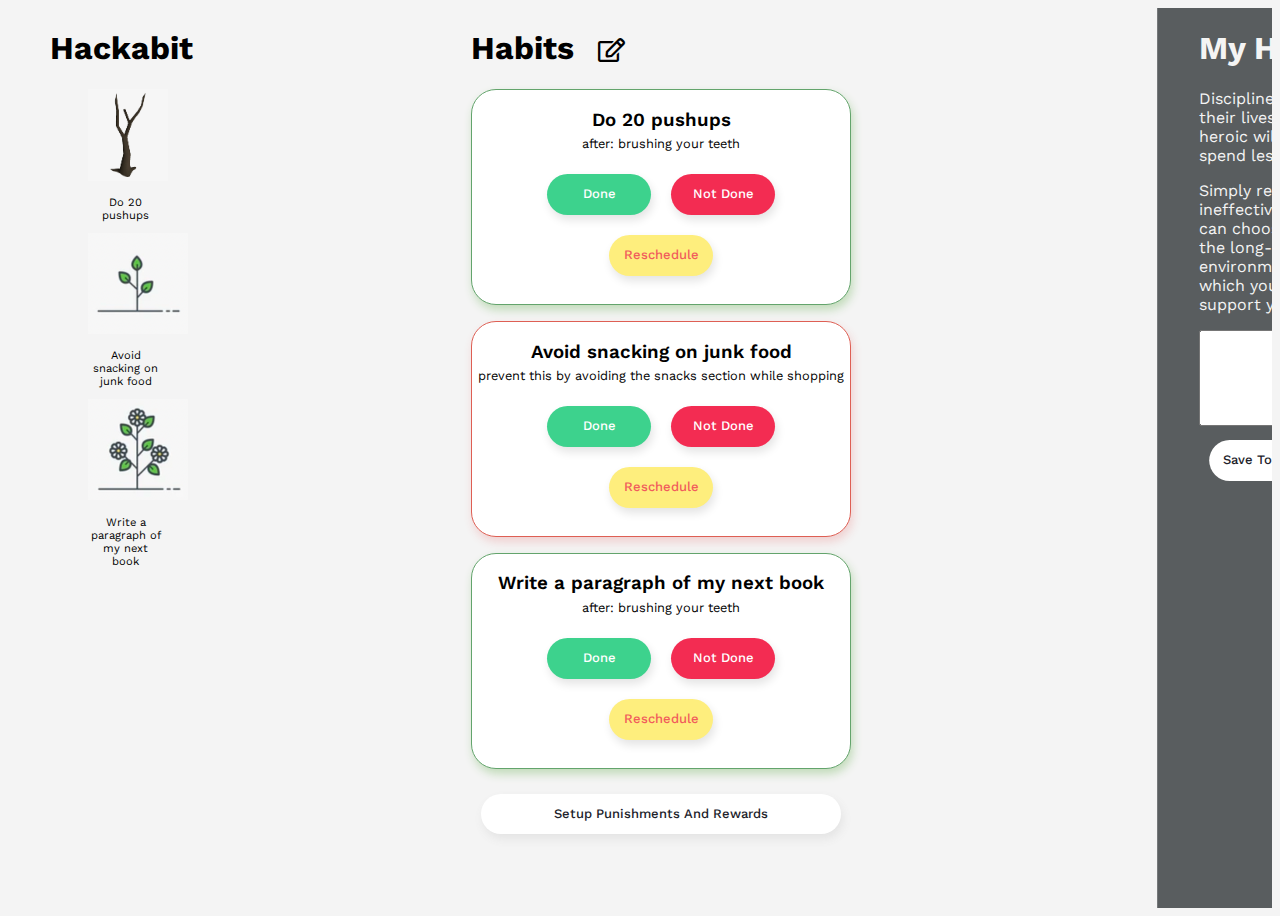
<file: index.html>
<!DOCTYPE html>
<html>
  <head>
    <title>Hackabit</title>
    <link rel="stylesheet" href="style.css" type="text/css" media="screen">
    <link rel="stylesheet" href="https://use.fontawesome.com/releases/v5.9.0/css/all.css">
    <script type="text/javascript" src="https://cdnjs.cloudflare.com/ajax/libs/jquery/2.1.3/jquery.min.js"></script>
    <script type="text/javascript" src="script.js"></script>
  </head>
  <body>
    <div class="container">
      <div class="plants">
        <h1>Hackabit</h1>
        <div class="sapling">
          <img src="ded-sap.jpg" width=80px>
          <p>Do 20 pushups</p>
        </div>
        <div class="sapling">
          <img src="mid-sap.png" width=100px>
          <p>Avoid snacking on junk food</p>
        </div>
        <div class="sapling">
          <img src="lorge-sap.png" width=100px>
          <p>Write a paragraph of my next book</p>
        </div>
      </div>
      <div class="habits">
        <h1>Habits <i class="far fa-edit" style="margin-left: 15px; font-size: 0.75em; cursor: pointer;" onclick="window.location.href='edit-habits.html'"></i></h1>
        <div class="habit-box make">
          <h3>Do 20 pushups</h3>
          <p>after: brushing your teeth</p>
          <div class="buttons">
            <div class="button -green center" onclick="done(this)">Done</div>
            <div class="button -salmon center" onclick="notdone(this)">Not done</div>
            <a class="button -sun center" href="#popup1">Reschedule</a>
          </div>
        </div>
        <div class="habit-box break">
          <h3>Avoid snacking on junk food</h3>
          <p>prevent this by avoiding the snacks section while shopping</p>
          <div class="buttons">
            <div class="button -green center" onclick="done(this)">Done</div>
            <div class="button -salmon center" onclick="notdone(this)">Not done</div>
            <a class="button -sun center" href="#popup1">Reschedule</a>
          </div>
        </div>
        <div class="habit-box make">
          <h3>Write a paragraph of my next book</h3>
          <p>after: brushing your teeth</p>
          <div class="buttons">
            <div class="button -green center" onclick="done(this)">Done</div>
            <div class="button -salmon center" onclick="notdone(this)">Not done</div>
            <a class="button -sun center" href="#popup1">Reschedule</a>
          </div>
        </div>
        <div class="button -regular center" style="margin-top: 25px;" onclick="window.location.href='pr.html'">Setup Punishments and Rewards</div>
        <div id="popup1" class="overlay">
          <div class="popup">
            <h2>Select new time</h2>
            <a class="close" href="#">&times;</a>
            <div class="content">
              Date: <input type="date" name="mydate" placeholder="Select new date" ><br><br>
              Time: <input type="time" name="mytime" placeholder="Select time"><br><br>
              <div class="button -green center" onclick="window.location.href='#'">Save</div>
            </div>
          </div>
        </div>
      </div>
      <div class="info">
        <h1>My Habit Log</h1>
        <p>Disciplined people are better at structuring their lives in a way
          that does not require heroic willpower and self-control. They spend less
          time in tempting situations.</p>
        <p>
          Simply resisting temptation is an ineffective strategy. In the short-run you can choose to overpower temptation; in the long-run, we become a product of the environment we live in.

          State one way in which you will modify your environment to support your habit:</p>
        <textarea name="" id="" rows="6" cols="40" tabindex=""></textarea>
        <div class="button -regular center" style="box-shadow: none; max-width:80px;" onclick="save(this)">Save to log</div>
      </div>
    </div>
  </body>
</html>
</file>
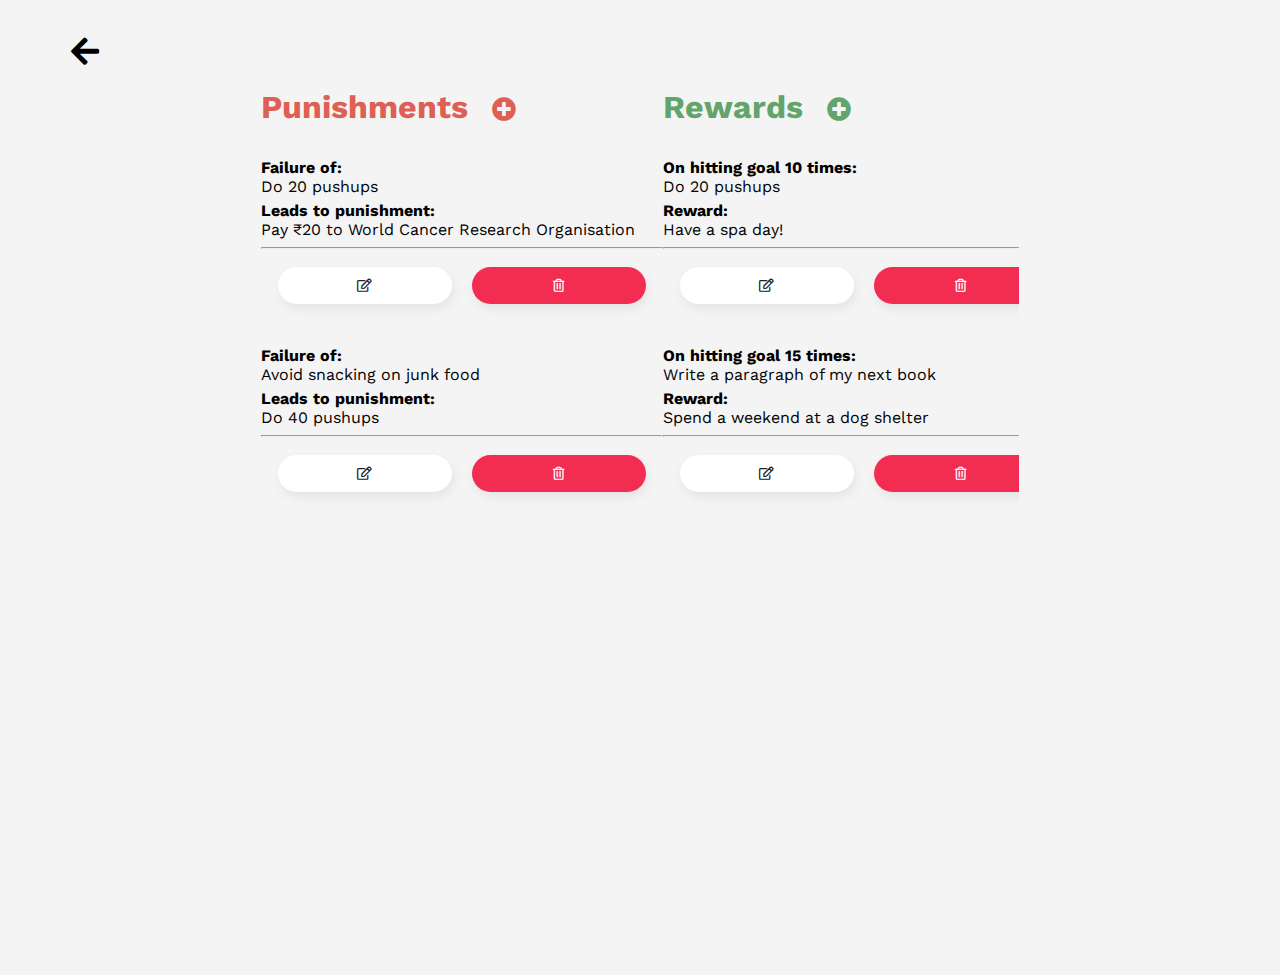
<file: pr.html>
<!DOCTYPE html>
<html>
  <head>
    <title>Hackabit - Punishments and Rewards</title>
    <link rel="stylesheet" href="style.css" type="text/css" media="screen">
    <link rel="stylesheet" href="https://use.fontawesome.com/releases/v5.9.0/css/all.css">
    <script type="text/javascript" src="script.js"></script>
  </head>
  <body onload="addbtn()">
    <i class="fas fa-arrow-left" style="font-size: 2em; margin: 3vh 0 0 5%; cursor: pointer;" onclick="window.location.href='index.html'"></i>
    <div class="container-pr">
      <div class="punishments">
        <h1>Punishments <i class="fas fa-plus-circle" style="margin-left: 15px; font-size: 0.75em; cursor: pointer;" onclick="window.location.href='#popup1'"></i></h1>
        <div class="pdetail">
          <p><b>Failure of: </b><br>Do 20 pushups</p>
          <p><b>Leads to punishment: <br></b>Pay ₹20 to World Cancer Research Organisation</p>
        <hr>
        </div>
        <div class="pdetail">
          <p><b>Failure of: </b><br>Avoid snacking on junk food</p>
          <p><b>Leads to punishment:</b><br>Do 40 pushups</p>
        <hr>
        </div>
      </div>
      <div class="rewards">
        <h1>Rewards <i class="fas fa-plus-circle" style="margin-left: 15px; font-size: 0.75em; cursor: pointer;" onclick="window.location.href='#popup2'"></i></h1>
        <div class="rdetail">
          <p><b>On hitting goal 10 times:<br></b>Do 20 pushups</p>
          <p><b>Reward: <br></b>Have a spa day!</p>
        <hr>
        </div>
        <div class="rdetail">
          <p><b>On hitting goal 15 times:<br></b>Write a paragraph of my next book</p>
          <p><b>Reward: <br></b>Spend a weekend at a dog shelter</p>
        <hr>
        </div>
      </div>
      <div id="popup1" class="overlay">
        <div class="popup">
          <h2>Add new punishment</h2>
          <a class="close" href="#">&times;</a>
          <div class="content">
            Failure of:
            <select name="something" placeholder="Select habit" >
              <option>Do 20 pushups</option>
              <option>Avoid snacking on junk food</option>
              <option>Write a paragraph of my next book</option>
            </select>
              <br><br>
              <label>Leads to punishment:</label><br>
              <textarea name="bleh" rows="3" cols="50"></textarea><br><br>
            <div class="button -green center" onclick="window.location.href='#'">Save</div>
          </div>
        </div>
      </div>
      <div id="popup1e" class="overlay">
        <div class="popup">
          <h2>Edit punishment</h2>
          <a class="close" href="#">&times;</a>
          <div class="content">
            Failure of:
            <select name="something" placeholder="Select habit" >
              <option>Do 20 pushups</option>
              <option>Avoid snacking on junk food</option>
              <option>Write a paragraph of my next book</option>
            </select>
              <br><br>
              <label>Leads to punishment:</label><br>
              <textarea name="bleh" rows="3" cols="50"></textarea><br><br>
            <div class="button -green center" onclick="window.location.href='#'">Save</div>
          </div>
        </div>
      </div>
      <div id="popup2" class="overlay">
        <div class="popup">
          <h2>Add new reward</h2>
          <a class="close" href="#">&times;</a>
          <div class="content">
            On hitting goal <input type="number" name="num" min="0" style="width: 25px;"> times:
            <select name="something" placeholder="Select habit" >
              <option>Do 20 pushups</option>
              <option>Avoid snacking on junk food</option>
              <option>Write a paragraph of my next book</option>
            </select>
              <br><br>
              <label>Leads to reward:</label><br>
              <textarea name="bleh" rows="3" cols="50"></textarea><br><br>
            <div class="button -green center" onclick="window.location.href='#'">Save</div>
          </div>
        </div>
      </div>
    </div>
    <div id="popup2e" class="overlay">
      <div class="popup">
        <h2>Edit reward</h2>
        <a class="close" href="#">&times;</a>
        <div class="content">
          On hitting goal <input type="number" name="num" min="0" style="width: 25px;"> times:
          <select name="something" placeholder="Select habit" >
            <option>Do 20 pushups</option>
            <option>Avoid snacking on junk food</option>
            <option>Write a paragraph of my next book</option>
          </select>
          <br><br>
          <label>Leads to reward:</label><br>
          <textarea name="bleh" rows="3" cols="50"></textarea><br><br>
          <div class="button -green center" onclick="window.location.href='#'">Save</div>
        </div>
      </div>
    </div>
  </body>
</html>
</file>
<file: style.css>
@import url('https://fonts.googleapis.com/css2?family=Work+Sans:wght@400;600;800&display=swap');
:root {
  --color-dark:  #161616;
  --color-ocean:  #416dea;
  --color-grass: #3dd28d;
  --color-snow: #FFFFFF;
  --color-salmon: #F32C52;
  --color-sun: #feee7d;
  --color-alge: #7999a9;
  --color-flower: #353866;
  --color-smoke: #e4e4e4;

  --borderRadius: 36px;

  --font-face: -apple-system, BlinkMacSystemFont, "Segoe UI", Roboto, Helvetica, Arial, sans-serif, "Apple Color Emoji", "Segoe UI Emoji", "Segoe UI Symbol";
}

body {
    overflow: hidden;
    font-family: "Work Sans";
    background-color: #F4F4F4;
}

.container {
    overflow: hidden;
    display: grid;
    height: 100vh;
    grid-template-columns: 1fr 1fr 1fr;
    grid-template-rows: auto;
    grid-template-areas:
        "plants habits info";
}

.container-pr {
    margin: 0 auto;
    max-width: 60%;
    overflow: hidden;
    display: grid;
    height: 100vh;
    grid-template-columns: 1fr 1fr;
    grid-template-rows: auto;
    grid-template-areas:
        "punishments rewards";
}

hr {
    width: 400px;
}

.punishments {
    grid-area: punishments;
    justify-self: center;
}

.punishments h1 {
    color: #DE5F54;
}

.pdetail {
    cursor: default;
    margin-top: 2em;
}

.pdetail:hover {
    transition: all 0.1s ease-out;
    transform: scale(1.01);
}

.pdetail p {
    margin-bottom: 0.3em;
    margin-top: 0.3em;
}

.rewards {
    grid-area: rewards;
    justify-self: center;
}

.rewards h1 {
    color: #63A46C;
}

.rdetail {
    cursor: default;
    margin-top: 2em;
}

.rdetail:hover {
    transition: all 0.1s ease-out;
    transform: scale(1.01);
}

.rdetail p {
    margin-bottom: 0.3em;
    margin-top: 0.3em;
}

.container > * {
    margin-left: 10%;
}

.plants {
    grid-area: plants;
}

.sapling img {
    margin-left: 10%;
}

.sapling p {
    margin-left: 10%;
    text-align: center;
    max-width: 20%;
    font-size: 0.7em;
}

.habits {
    grid-area: habits;
}

div.habit-box {
    background-color: #fff;
    text-align: center;
    padding: 0 0.2em 0.5em 0.2em;
    margin-bottom: 1em;
    border-style: solid;
    border-width: 1px;
    border-radius: 25px;
}

.habit-box h3 {
    font-weight: 600;
    margin-bottom: 0.3em;
}

.habit-box p {
    font-size: 0.8em;
    margin: 0em 0 1em 0;
}

.make {
    border-color: #63A46C;
    box-shadow: 2px 5px 10px #c1dbb9;
}

.break {
    border-color: #DE5F54;
    box-shadow: 2px 5px 10px #f0d0d0;
}

.info {
    transform: translate(70%);
    padding-left: 10%;
    color: #f4f4f4;
    background-color: #595D5F;
    grid-area: info;
    justify-self: end;
    transition: all 0.5s ease-out;
}

.info:hover {
    transform: translate(0px);
    color: #eee;
    background-color: #595D5F;
}

.buttons {
    display: flex;

    margin: 10px auto;

    flex-wrap: wrap;
    justify-content: center;
}

.button a {
    text-decoration: none;
    color: unset;
}

.button {
    display: flex;
    overflow: hidden;
    margin: 10px;
    padding: 12px 12px;
    cursor: pointer;
    user-select: none;
    transition: all 150ms linear;
    text-align: center;
    white-space: nowrap;
    text-decoration: none !important;
    text-transform: none;
    text-transform: capitalize;
    color: #fff;
    border: 0 none;
    border-radius: var(--borderRadius);
    font-size: 13px;
    font-weight: 500;
    line-height: 1.3;
    -webkit-appearance: none;
    -moz-appearance: none;
    appearance: none;
    justify-content: center;
    align-items: center;
    flex: 0 0 80px;
    box-shadow: 2px 5px 10px var(--color-smoke);
}
.button:hover {
    transition: all 150ms linear;
    opacity: 0.85;
}
.button:active {
    transition: all 150ms linear;
    opacity: 0.75;
}
.button:focus {
    outline: 1px dotted #959595;
    outline-offset: -4px;
}
.button.-regular {
    color: #202129;
    background-color: #fff;
}
.button.-regular:hover {
    color: #202129;
    background-color: #e1e2e2;
    opacity: 1;
}
.button.-regular:active {
    background-color: #d5d6d6;
    opacity: 1;
}
.button.-dark {
    color: var(--color-snow);
    background: var(--color-dark);
}
.button.-dark:focus {
    outline: 1px dotted white;
    outline-offset: -4px;
}
.button.-green {
    color: var(--color-snow);
    background: var(--color-grass);
}
.button.-blue {
    color: var(--color-snow);
    background: var(--color-ocean);
}
.button.-salmon {
    color: var(--color-snow);
    background: var(--color-salmon);
}
.button.-sun {
    color: #f15c5c;
    background: var(--color-sun);
}
.button.-alge {
    color: #e7ff20;
    background: var(--color-alge);
}
.button.-flower {
    color: #FE8CDF;
    background: var(--color-flower);
}

.overlay {
  position: fixed;
  top: 0;
  bottom: 0;
  left: 0;
  right: 0;
  background: rgba(0, 0, 0, 0.7);
  transition: opacity 500ms;
  visibility: hidden;
  opacity: 0;
}
.overlay:target {
  visibility: visible;
  opacity: 1;
}

.popup {
  margin: 70px auto;
  padding: 20px;
  background: #fff;
  border-radius: 5px;
  width: 30%;
  position: relative;
  transition: all 5s ease-in-out;
}

.popup h2 {
  margin-top: 0;
  color: #333;
}
.popup .close {
  position: absolute;
  top: 20px;
  right: 30px;
  transition: all 200ms;
  font-size: 30px;
  font-weight: bold;
  text-decoration: none;
  color: #333;
}
.popup .close:hover {
  color: #06D85F;
}
.popup .content {
  max-height: 30%;
  overflow: auto;
}
</file>
